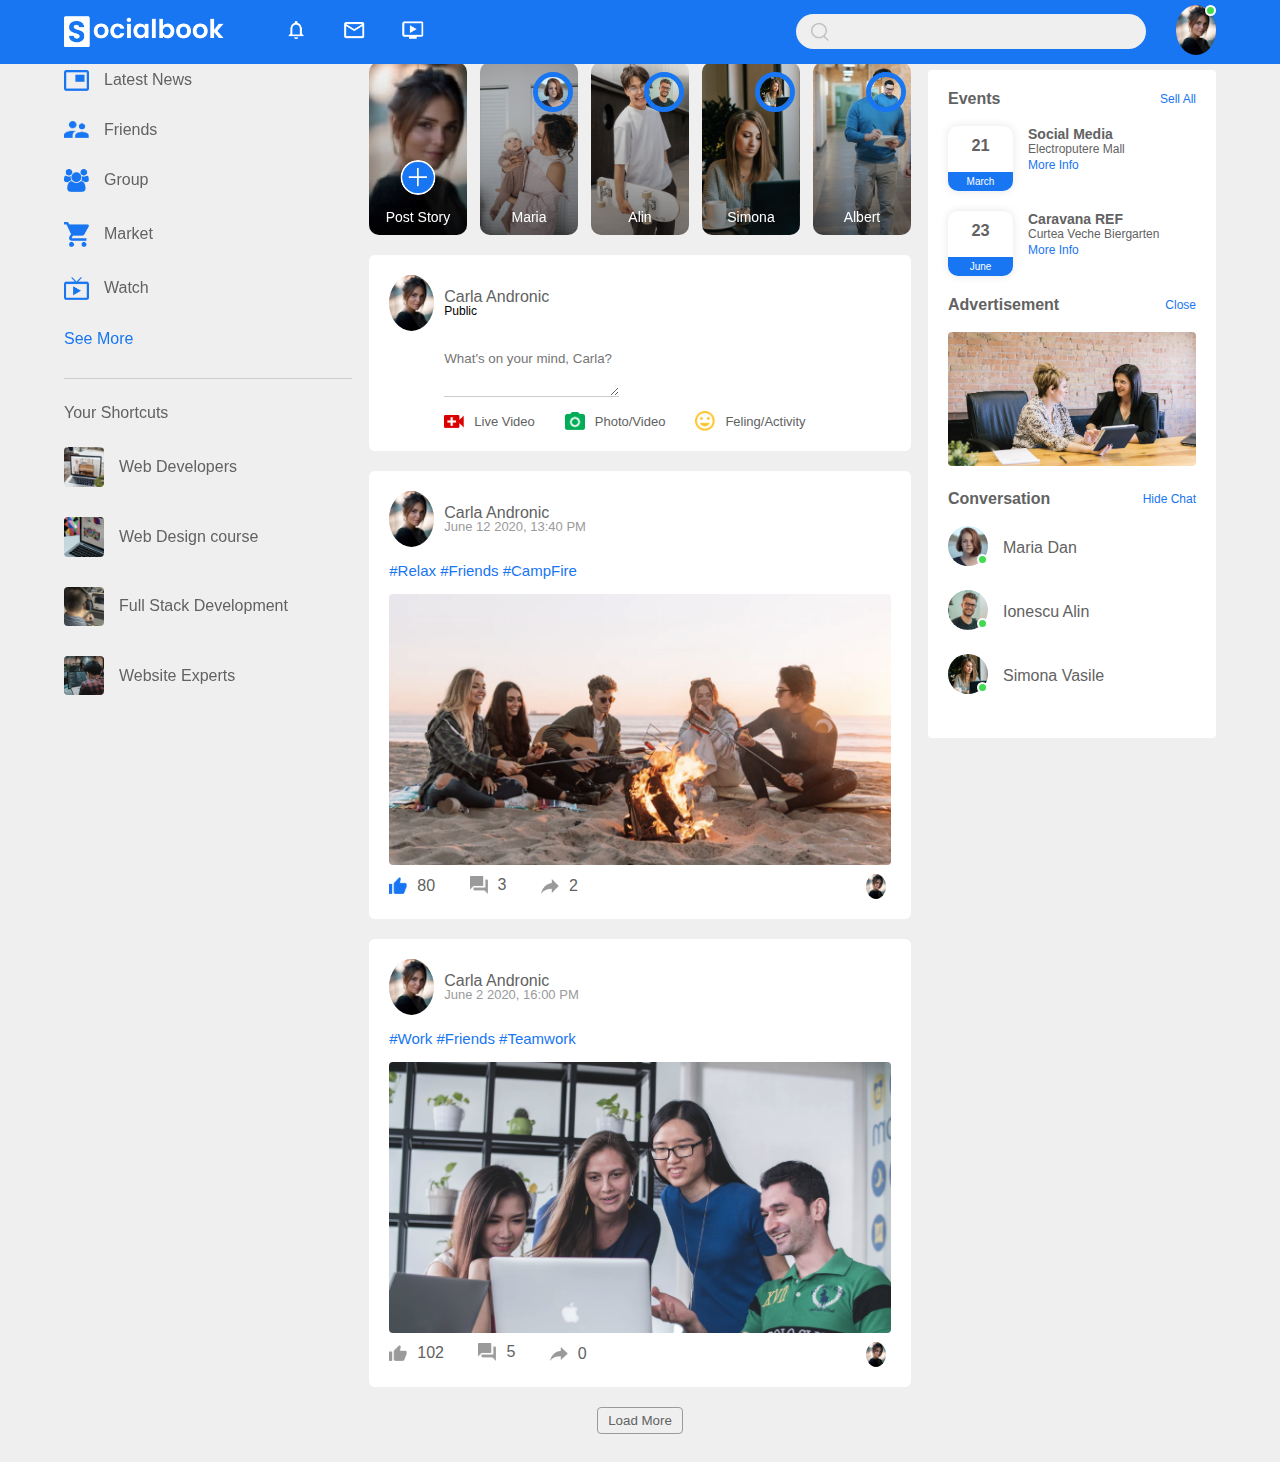
<file: index.html>
<!DOCTYPE html>
<html lang ="en">
    <head>
        <meta charset="UTF-8">
        <meta http-equiv="X-UA-Compatible" content="IE=edge">
        <meta name="viewport" content="width=device-width,initial-scale = 1.0">
        <title>SocialBook</title>
        <link rel ="stylesheet" href="style.css">
    </head>
</html>
<body>

     <nav>
         <div class="nav-left">
            <img src="images/logo2.png" class="logo">
            <ul>
               <li><img src="images/notification.png"></li>
               <li><a href="messaging.html"><img src="images/inbox.png"></a></li>
               <li><img src="images/video.png"></li>
            </ul>
         </div>

         <div class="nav-right">

            <div class="search-box">
                <img src="images/search.png">
                <input type ="text" placenholder="Search">
            </div>
     
             <div class="nav-user-icon online" onclick="settingsMenuToggle()">
                <img src="images/profile-pic.jpg">
            </div>
         </div>

            <!-------settings-menu---------->
            <div class="settings-menu">

                <div id="dark-btn">
                    <span></span>
                </div>

                <div class="settings-menu-inner">
                    <div class="user-profile">
                        <img src="images/profile-pic.jpg">
                        <div>
                        <p>Carla Andronic</p>
                        <a href="profile.html">See your profile</a>
                        </div>
                    </div>
                    <hr>
    
                    <div class="user-profile">
                        <img src="images/feedback.png">
                        <div>
                        <p>Give Feedback</p>
                        <a href="#">Help us to improve the new design</a>
                        </div>
                    </div>
                 <hr>
                 <div class="settings-links">
                   <img src="images/setting.png" class="settings-icon">
                   <a href="#">Settings & Privacy<img src="images/arrow.png"
                    width="10px"></a>
                 </div>
                 <div class="settings-links">
                    <img src="images/help.png" class="settings-icon">
                    <a href="#">Help & Support<img src="images/arrow.png"
                     width="10px"></a>
                  </div>
                  <div class="settings-links">
                    <img src="images/display.png" class="settings-icon">
                    <a href="#">Display & Accessibility<img src="images/arrow.png"
                     width="10px"></a>
                  </div>
                  <div class="settings-links">
                    <img src="images/logout.png" class="settings-icon">
                    <a href="log_in.html">Logout<img src="images/arrow.png"
                     width="10px"></a>
                  </div>

                </div>
              
            </div>

     </nav>


    <div class="container">
        <!-------left-sidebar---------->
        <div class="left-sidebar">
             <div class="imp-links">
                 <a href="#"><img src="images/news.png">Latest News</a>
                 <a href="#"><img src="images/friends.png">Friends</a>
                 <a href="#"><img src="images/group.png">Group</a>
                 <a href="#"><img src="images/marketplace.png">Market</a>
                 <a href="#"><img src="images/watch.png">Watch</a>
                 <a href="#">See More</a>
                </div>
                <div class="shortcut-links">
                    <p>Your Shortcuts </p>
                    <a href="#"><img src="images/shortcut-1.png">Web Developers</a>
                    <a href="#"><img src="images/shortcut-2.png">Web Design course</a>
                    <a href="#"><img src="images/shortcut-3.png">Full Stack Development</a>
                    <a href="#"><img src="images/shortcut-4.png">Website Experts</a>
                </div>
        </div>

          <!-------main-content---------->
        <div class="main-content">


           <div class="story-gallery">
               <div class="story story0">
                   <img src="images/upload.png">
                   <p>Post Story</p>
               </div>

               <div class="story story1">
                <img src="images/member-1.png">
                <p>Maria</p>
               </div>

               <div class="story story2">
                <img src="images/member-2.png">
                <p>Alin</p>
                </div>

               <div class="story story3">
                <img src="images/member-3.png">
                <p>Simona</p>
               </div>

              <div class="story story4">
                <img src="images/member-4.png">
                <p>Albert</p>
              </div>
            </div>

            <div class="write-post-container">

                <div class="user-profile">
                    <img src="images/profile-pic.jpg">
                    <div>
                    <p>Carla Andronic</p>
                    <small>Public</small>
                   </div>
                </div>

                <div class="post-input-container">
                    <textarea rows="3" placeholder="What's on your mind, Carla?"></textarea>
                    <div class="add-post-links">
                        <a href="#"><img src="images/live-video.png">Live Video</a>
                        <a href="#"><img src="images/photo.png">Photo/Video</a>
                        <a href="#"><img src="images/feeling.png">Feling/Activity</a>
                    </div>
               
                </div>
            </div>

                <div class="post-container">
                
                <div class="user-profile">
                    <img src="images/profile-pic.jpg">
                    <div>
                    <p>Carla Andronic</p>
                    <span>June 12 2020, 13:40 PM</span>
                   </div>
                </div>

                <p class ="post-text">
                    <a href="#">#Relax</a>
                    <a href="#">#Friends</a>
                    <a href="#">#CampFire</a>
                </p>
                <img src="images/feed-image-2.png" class="post-img">

                <div class="post-row">
                  <div class="activity-icons">
                     <div><img src="images/like-blue.png">80</div>
                     <div><img src="images/comments.png">3</div>
                     <div><img src="images/share.png">2</div>
                 </div>  

                   <div class="post-profile-icon">
                     <img src="images/profile-pic.jpg">
                   </div>
                </div>
                </div>
        

                <div class="post-container">
                
            <div class="user-profile">
                <img src="images/profile-pic.jpg">
                <div>
                <p>Carla Andronic</p>
                <span>June 2 2020, 16:00 PM</span>
               </div>
            </div>

            <p class ="post-text">
                <a href="#">#Work</a>
                <a href="#">#Friends</a>
                <a href="#">#Teamwork</a>
            </p>
            <img src="images/feed-image-1.png" class="post-img">

            <div class="post-row">
              <div class="activity-icons">
                 <div><img src="images/like.png">102</div>
                 <div><img src="images/comments.png">5</div>
                 <div><img src="images/share.png">0</div>
             </div>  

               <div class="post-profile-icon">
                 <img src="images/profile-pic.jpg">
               </div>
            </div>
                </div>


        <button type="button" class="load-more-btn">Load More</button>
    </div>


          <!-------right-sidebar---------->
        <div class="right-sidebar">

            <div class="sidebar-title">
                <h4>Events</h4>
                <a href="#">Sell All</a>
            </div>

            <div class="event">
        
                <div class="left-event">
                    <h3>21</h3>
                    <span>March</span>
                </div>

                <div class="right-event">
                    <h4>Social Media</h4>
                    <p></i>Electroputere Mall</p>
                    <a href="#">More Info</a>
                </div>
            </div>

            <div class="event">
        
                <div class="left-event">
                    <h3>23</h3>
                    <span>June</span>
                </div>

                <div class="right-event">
                    <h4>Caravana REF</h4>
                    <p></i>Curtea Veche Biergarten</p>
                    <a href="#">More Info</a>
                </div>
            </div>
            <div class="sidebar-title">
                <h4>Advertisement</h4>
               <a href="#">Close</a>
            </div>
            <img src="images/advertisement.png" class="sidebar-ads">

            <div class="sidebar-title">
                <h4>Conversation</h4>
               <a href="#">Hide Chat</a>
            </div>

            <div class="online-list">
                <div class="online">
                    <img src="images/member-1.png">
                </div>
                <p>Maria Dan </p>
            </div>

            <div class="online-list">
                <div class="online">
                    <img src="images/member-2.png">
                </div>
                <p>Ionescu Alin</p>
            </div>

            <div class="online-list">
                <div class="online">
                    <img src="images/member-3.png">
                </div>
                <p>Simona Vasile</p>
            </div>

        </div>
    </div>

 <script src="script.js"></script>   

</body>

</html>
</file>
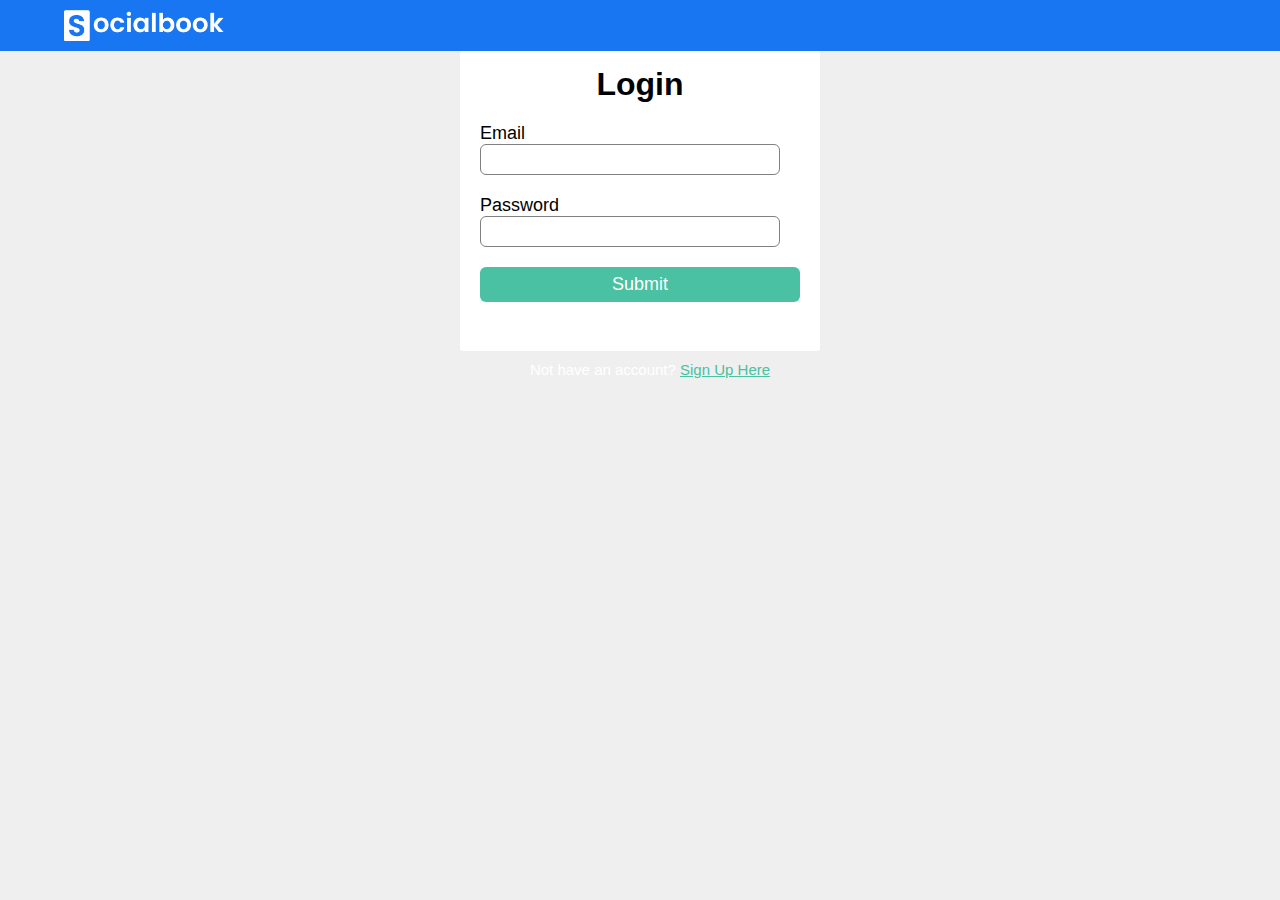
<file: log_in.html>
<!DOCTYPE html>
<html lang ="en">
<head>
    <meta charset="UTF-8">
    <meta http-equiv="X-UA-Compatible" content="IE=edge">
    <meta name="viewport" content="width=device-width,initial-scale = 1.0">
    <title>SocialBook</title>
    <link rel ="stylesheet" href="style.css">
</head>
</html>
<body>
<nav>
    <div class="nav-left">
        <img src="images/logo2.png" class="logo">
    </div>
</nav>

<div class="login-box">
    <h1>Login</h1>
    <form>
        <label>Email</label>
        <input type="email" placeholder="" />
        <label>Password</label>
        <input type="password" placeholder="" />
        <a href="index.html"><input type="button" value="Submit" /></a>
    </form>
</div>
<p class="para-2">
    Not have an account? <a href="sign_up.html">Sign Up Here</a>
</p>






</body>
</file>
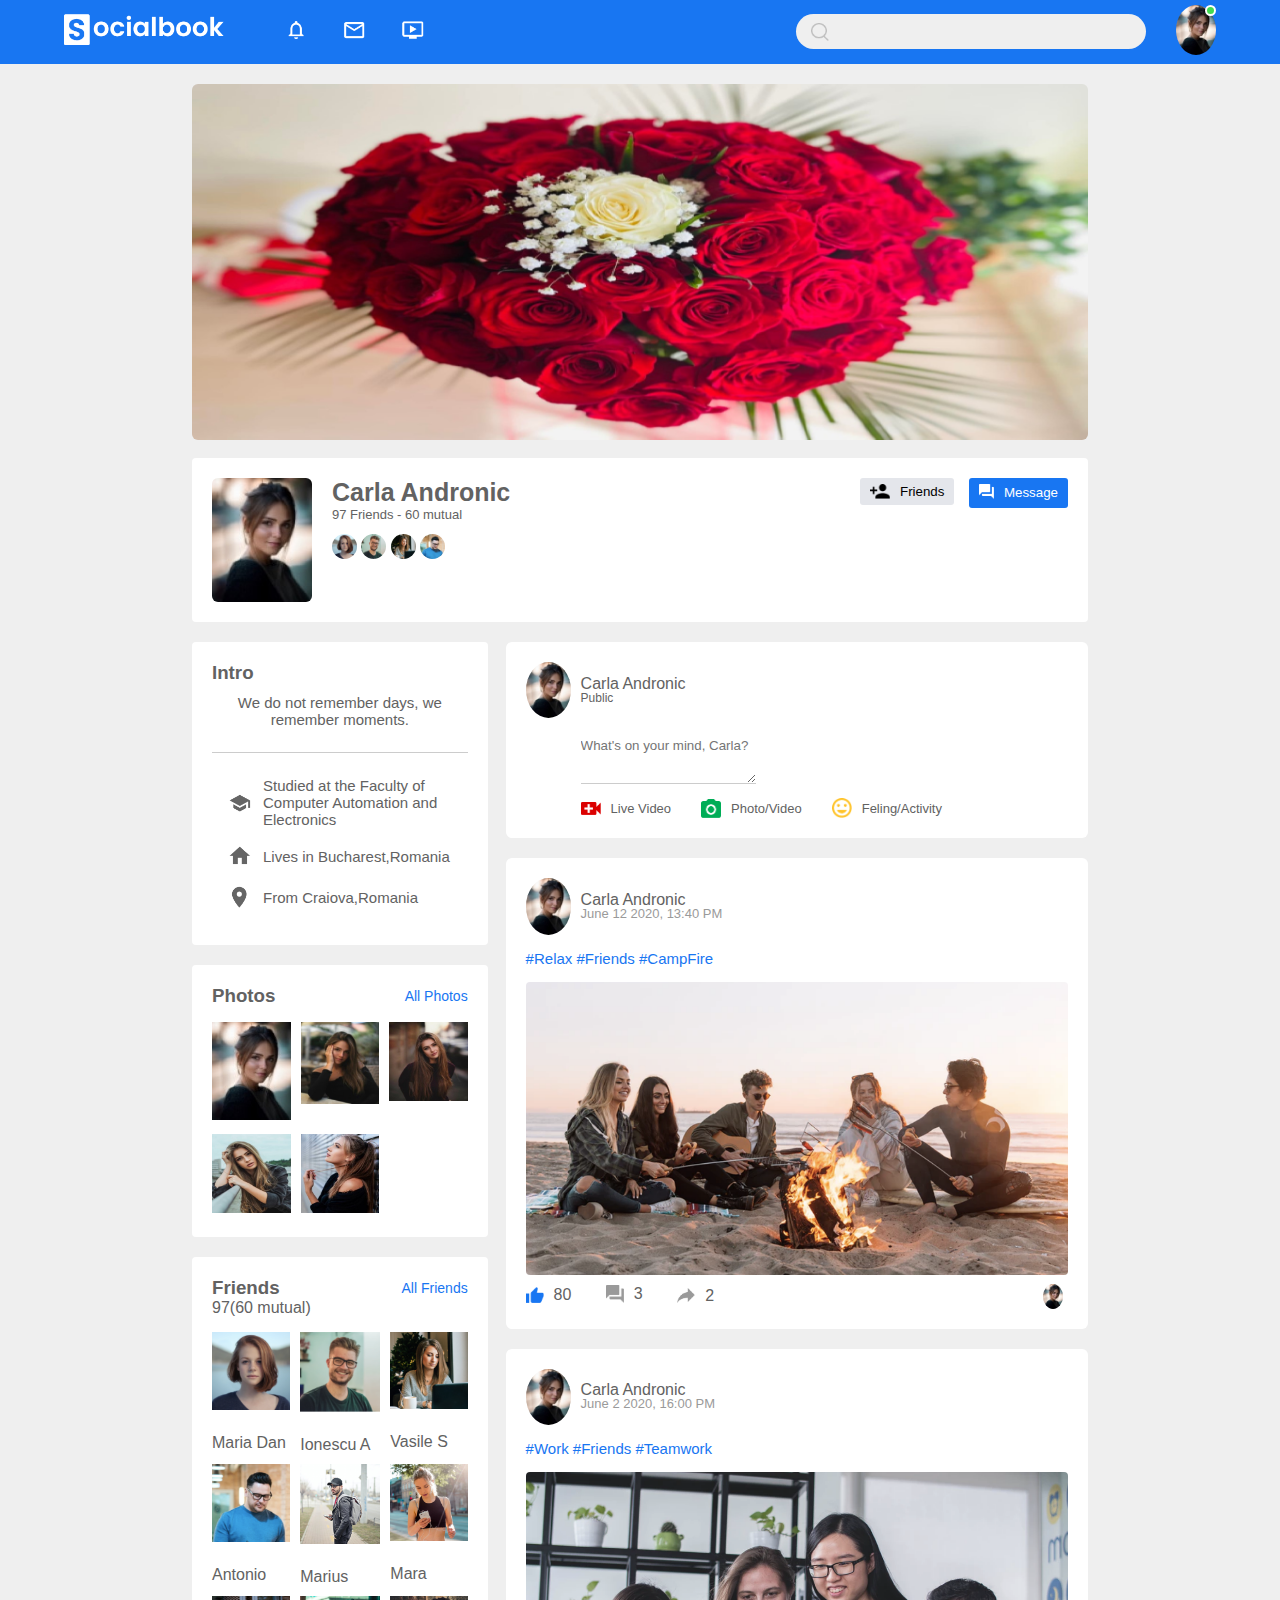
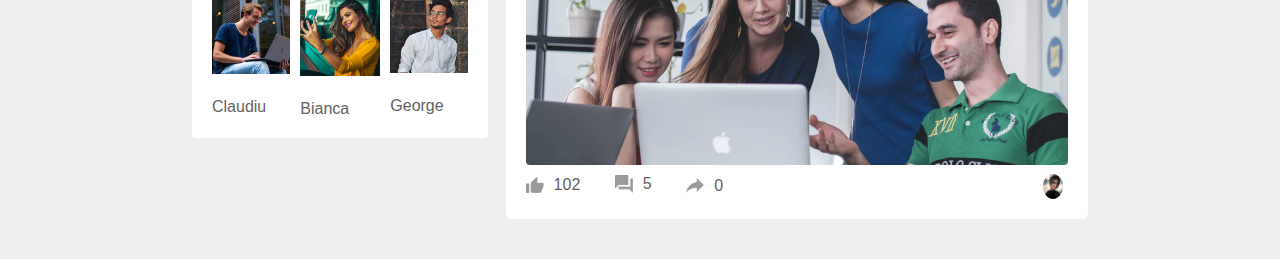
<file: profile.html>
<!DOCTYPE html>
<html lang ="en">
    <head>
        <meta charset="UTF-8">
        <meta http-equiv="X-UA-Compatible" content="IE=edge">
        <meta name="viewport" content="width=device-width,initial-scale = 1.0">
        <title>Profile page - SocialBook</title>
        <link rel ="stylesheet" href="style.css">
       
    </head>
</html>
<body>

     <nav>
         <div class="nav-left">
            <a href="index.html"><img src="images/logo2.png" class="logo"></a>
            <ul>
               <li><img src="images/notification.png"></li>
               <li><a href="messaging.html"><img src="images/inbox.png"></a></li>
               <li><img src="images/video.png"></li>
            </ul>
         </div>

         <div class="nav-right">

            <div class="search-box">
                <img src="images/search.png">
                <input type ="text" placenholder="Search">
            </div>
     
             <div class="nav-user-icon online" onclick="settingsMenuToggle()">
                <img src="images/profile-pic.jpg">
            </div>
         </div>

            <!-------settings-menu---------->
            <div class="settings-menu">

                <div id="dark-btn">
                    <span></span>
                </div>

                <div class="settings-menu-inner">
                    <div class="user-profile">
                        <img src="images/profile-pic.jpg">
                        <div>
                        <p>Carla Andronic</p>
                        <a href="#">See your profile</a>
                        </div>
                    </div>
                    <hr>
    
                    <div class="user-profile">
                        <img src="images/feedback.png">
                        <div>
                        <p>Give Feedback</p>
                        <a href="#">Help us to improve the new design</a>
                        </div>
                    </div>
                 <hr>
                 <div class="settings-links">
                   <img src="images/setting.png" class="settings-icon">
                   <a href="#">Settings & Privacy<img src="images/arrow.png"
                    width="10px"></a>
                 </div>
                 <div class="settings-links">
                    <img src="images/help.png" class="settings-icon">
                    <a href="#">Help & Support<img src="images/arrow.png"
                     width="10px"></a>
                  </div>
                  <div class="settings-links">
                    <img src="images/display.png" class="settings-icon">
                    <a href="#">Display & Accessibility<img src="images/arrow.png"
                     width="10px"></a>
                  </div>
                  <div class="settings-links">
                    <img src="images/logout.png" class="settings-icon">
                    <a href="#">Logout<img src="images/arrow.png"
                     width="10px"></a>
                  </div>

                </div>
              
            </div>

     </nav>

     <!----profile page---->
        <div class="profile-container">
            <img src="images/cover.jpg" class="cover-img">
            <div class="profile-details">
                <div class="pd-left">
                <div class="pd-row">
                    <img src="images/profile-pic.jpg" class="pd-image">
                    <div>
                        <h3>Carla Andronic</h3>
                        <p>97 Friends - 60 mutual</p>
                        <img src="images/member-1.png">
                        <img src="images/member-2.png">
                        <img src="images/member-3.png">
                        <img src="images/member-4.png">

                    </div>
                </div>
                </div>
            <div class="pd-right">
                <button type ="button"><img src="images/add-friends.png">Friends</button>
                <button type ="button"> <a href="messaging.html"><img src="images/message.png"></a>Message</button>

            </div>
            </div>

            <div class="profile-info">
                <div class="info-col">
                   <div class="profile-intro">
                       <h3>Intro</h3>
                       <p class="intro-text">We do not remember days, we remember moments.</p>
                       <hr>
                       <ul>
                           <li><img src="images/profile-study.png">Studied at the Faculty of Computer Automation and Electronics</li>
                           <li><img src="images/profile-home.png">Lives in Bucharest,Romania</li>
                           <li><img src="images/profile-location.png">From Craiova,Romania</li>
                       </ul>
                   </div>

                   <div class="profile-intro">
                       <div class="title-box">
                           <h3>Photos</h3>
                           <a href="">All Photos</a>
                       </div>

                       <div class="photo-box">
                            <div><img src="images/profile-pic.jpg"></div>
                            <div><img src="images/photo1.jpg"></div>
                            <div><img src="images/photo2.jpg"></div>
                            <div><img src="images/photo3.jpg"></div>
                            <div><img src="images/photo4.jpg"></div>

                       </div>
                   </div>


                   <div class="profile-intro">
                    <div class="title-box">
                        <h3>Friends</h3>
                        <a href="">All Friends</a>
                    </div>
                    <p>97(60 mutual)</p>
                    <div class="friends-box">
                         <div><img src="images/member-1.png">Maria Dan</div>
                         <div><img src="images/member-2.png">Ionescu A</div>
                         <div><img src="images/member-3.png">Vasile S</div>
                         <div><img src="images/member-4.png">Antonio</div>
                         <div><img src="images/member-5.png">Marius</div>
                         <div><img src="images/member-6.png">Mara</div>
                         <div><img src="images/member-7.png">Claudiu</div>
                         <div><img src="images/member-8.png">Bianca</div>
                         <div><img src="images/member-9.png">George</div>

                    </div>
                </div>
                </div>

                <div class="post-col">
                    <div class="write-post-container">

                        <div class="user-profile">
                            <img src="images/profile-pic.jpg">
                            <div>
                            <p>Carla Andronic</p>
                            <small>Public</small>
                           </div>
                        </div>
        
                        <div class="post-input-container">
                            <textarea rows="3" placeholder="What's on your mind, Carla?"></textarea>
                            <div class="add-post-links">
                                <a href="#"><img src="images/live-video.png">Live Video</a>
                                <a href="#"><img src="images/photo.png">Photo/Video</a>
                                <a href="#"><img src="images/feeling.png">Feling/Activity</a>
                            </div>
                       
                        </div>
                    </div>

                    <div class="post-container">
                
                        <div class="user-profile">
                            <img src="images/profile-pic.jpg">
                            <div>
                            <p>Carla Andronic</p>
                            <span>June 12 2020, 13:40 PM</span>
                           </div>
                        </div>
        
                        <p class ="post-text">
                            <a href="#">#Relax</a>
                            <a href="#">#Friends</a>
                            <a href="#">#CampFire</a>
                        </p>
                        <img src="images/feed-image-2.png" class="post-img">
        
                        <div class="post-row">
                          <div class="activity-icons">
                             <div><img src="images/like-blue.png">80</div>
                             <div><img src="images/comments.png">3</div>
                             <div><img src="images/share.png">2</div>
                         </div>  
        
                           <div class="post-profile-icon">
                             <img src="images/profile-pic.jpg">
                           </div>
                        </div>
                        </div>
                
        
                        <div class="post-container">
                        
                    <div class="user-profile">
                        <img src="images/profile-pic.jpg">
                        <div>
                        <p>Carla Andronic</p>
                        <span>June 2 2020, 16:00 PM</span>
                       </div>
                    </div>
        
                    <p class ="post-text">
                        <a href="#">#Work</a>
                        <a href="#">#Friends</a>
                        <a href="#">#Teamwork</a>
                    </p>
                    <img src="images/feed-image-1.png" class="post-img">
        
                    <div class="post-row">
                      <div class="activity-icons">
                         <div><img src="images/like.png">102</div>
                         <div><img src="images/comments.png">5</div>
                         <div><img src="images/share.png">0</div>
                     </div>  
        
                       <div class="post-profile-icon">
                         <img src="images/profile-pic.jpg">
                       </div>
                    </div>
                        </div>
                </div>
            </div>


        </div>


 <script src="script.js"></script>   

</body>

</html>
</file>
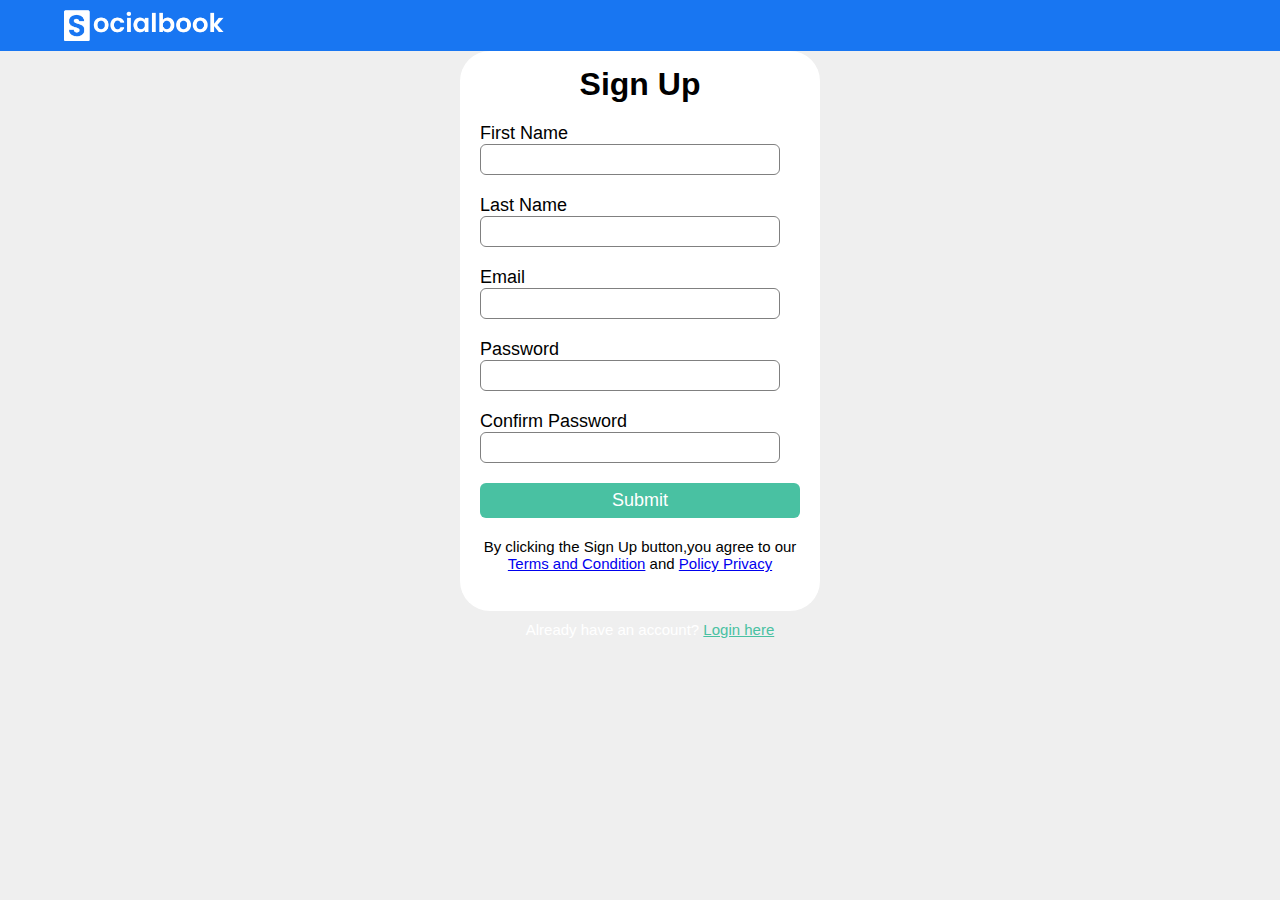
<file: sign_up.html>
<!DOCTYPE html>
<html lang ="en">
<head>
    <meta charset="UTF-8">
    <meta http-equiv="X-UA-Compatible" content="IE=edge">
    <meta name="viewport" content="width=device-width,initial-scale = 1.0">
    <title>SocialBook</title>
    <link rel ="stylesheet" href="style.css">
</head>
</html>
<body>
<nav>
    <div class="nav-left">
        <img src="images/logo2.png" class="logo">
    </div>
</nav>

<div class="signup-box">
    <h1>Sign Up</h1>
    <form>
        <label>First Name</label>
        <input type="text" placeholder="" />
        <label>Last Name</label>
        <input type="text" placeholder="" />
        <label>Email</label>
        <input type="email" placeholder="" />
        <label>Password</label>
        <input type="password" placeholder="" />
        <label>Confirm Password</label>
        <input type="password" placeholder="" />
        <input type="button" value="Submit"/>
    </form>
    <p>
        By clicking the Sign Up button,you agree to our <br />
        <a href="#">Terms and Condition</a> and <a href="#">Policy Privacy</a>
    </p>
</div>
<p class="para-2">
    Already have an account? <a href="log_in.html">Login here</a>
</p>




</body>
</file>
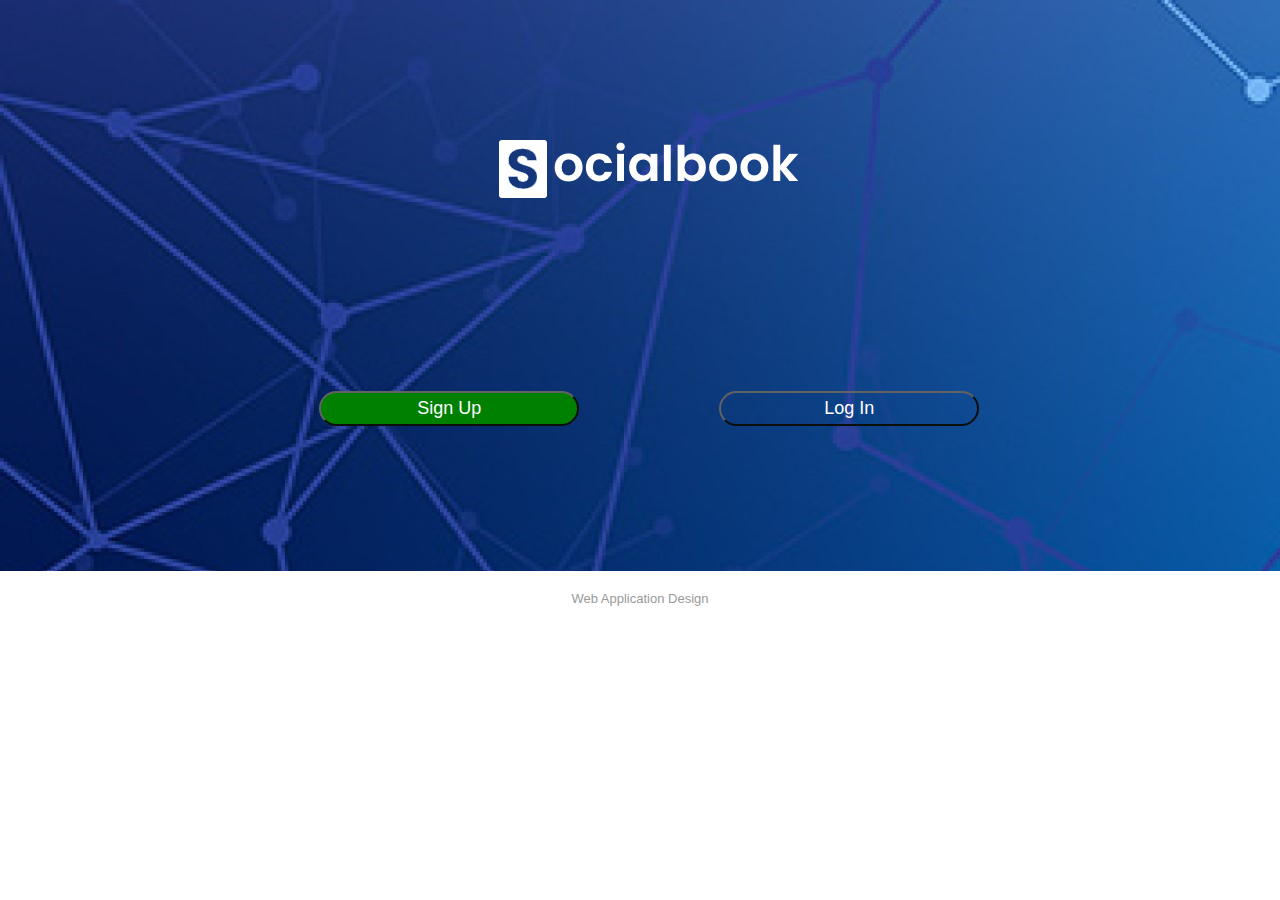
<file: start_page.html>
<!DOCTYPE html>
<html lang ="en">
    <head>
        <meta charset="UTF-8">
        <meta http-equiv="X-UA-Compatible" content="IE=edge">
        <meta name="viewport" content="width=device-width,initial-scale = 1.0">
        <title>StartPage - SocialBook</title>
        <link rel ="stylesheet" href="style1.css">
       
    </head>
</html>
<body>

       <div class="start">
       <nav>
             <img src="images/logo2.png" class="logo-start">
             <a href="sign_up.html"><input type="button" value="Sign Up"/></a>
           <div class="button1">
               <a href="log_in.html"><input type="button" value="Log In"/></a>
           </div>
       </nav>

           <p>Web Application Design</p>
    </div>
</body>
</file>
<file: style.css>
*{
     margin:0;
     padding: 0;
     font-family: 'poppins',sans-serif;
     box-sizing: border-box;
 }

:root{
--body-color:#efefef;
--nav-color:#1876f2;
--bg-color: #fff;
}

.dark-theme{
    --body-color:#0a0a0a;
    --nav-color:#000;
    --bg-color:#000;
}


 body{
     background:var(--body-color);
     transition: background 0.3s;
 }  
 
 
 nav{
     display: flex;
     align-items: center;
     justify-content: space-between;
     background: var(--nav-color) ;
     padding: 5px 5%;
     position: sticky;
     top: 0;
     z-index: 100;

 }
 .logo{
     width: 160px;
     margin-right: 45px;

 }
 .nav-left,.nav-right{
     display: flex;
     align-items: center;

 }
 .nav-left ul li{
     list-style: none;
     display: inline-block;

 }
 .nav-left ul li img{
     width: 24px;
     margin: 0 15px;
 }
 .nav-user-icon img{
     width: 40px;
     border-radius: 50%;
     cursor: pointer;
 }
 .nav-user-icon{
     margin-left: 30px;
 }

 .search-box{
     background: #efefef;
     width: 350px;
     border-radius: 20px;
     display: flex;
     align-items: center;
     padding: 0 15px;
 }

 .search-box img{
     width: 18px;
 }

 .search-box input{
     width: 100%;
     background: transparent;
     padding: 10px;
     outline: none;
     border: 0;

 }

 .online{
     position: relative;
 }

 .online::after{
 content: '';
 width: 7px;
 height: 7px;
 border: 2px solid #fff;
 border-radius: 50%;
 background: #41db51;
 position: absolute;
 top: 0;
 right: 0;
 }


 .container{
     display: flex;

     justify-content: space-between;
     padding: 13px 5%;

 }

 .left-sidebar{
    flex-basis: 25%;
    position: sticky;
    top: 70px;
    align-self: flex-start;
  
 }

 .right-sidebar{
    flex-basis: 25%;
    position: sticky;
    top: 70px;
    align-self: flex-start;
    background:var(--bg-color);
    padding: 20px;
    border-radius: 4px;
    color: #626262;
 }

 .main-content{
     flex-basis: 47%;
 }

 .imp-links a,.shortcut-links a{
     text-decoration: none;
     display: flex;
     align-items: center;
     margin-bottom: 30px;
     color:#626262;
     width: fit-content ;

 }

 .imp-links a img{
     width: 25px;
     margin-right:15px;
 }

.imp-links a:last-child{
     color: #1876f2;
     

 }

.imp-links{
     border-bottom: 1px solid #cccccc;
 }

.shortcut-links a img{
     width: 40px;
     border-radius: 4px;
     margin-right: 15px;
 }

.shortcut-links p{
     margin: 25px 0;
     color: #626262;
     font-weight: 500;
 }

.sidebar-title{
     display: flex;
     align-items: center;
     justify-content: space-between;
     margin-bottom: 18px;

 }

.sidebar-title h4{
     font-weight: 600;
     font-size: 16px;

 }


.sidebar-title a{
     text-decoration: none;
     color:#1876f2 ;
    font-size: 12px;
    }

.event{
        display: flex;
        font-size: 14px;
        margin-bottom: 20px;
    }

.left-event{
        border-radius: 10px;
        height: 65px;
        width: 65px;
        margin-right: 15px;
        padding-top: 10px;
        text-align: center;
        position: relative;
        overflow: hidden;
        box-shadow: 0 0 10px rgba(0, 0, 0, 0.1);
    }

.event p{
        font-size: 12px;
        
    }

.event a{
        font-size: 12px;
        text-decoration: none;
        color: #1876f2;
    }

.left-event span{
    position: absolute;
    bottom: 0;
    left: 0;
    width: 100%;
    background: #1876f2;
    color: #fff;
    font-size: 10px;
    padding: 4px 0;

}

.sidebar-ads{
    width: 100%;
    margin-bottom:20px;
    border-radius: 4px;
}

.online-list{
    display: flex;
    align-items: center;
    margin-bottom: 20px;
}
.online-list .online img{
    width: 40px;
    border-radius: 50%;

}

.online-list .online{
    width: 40px;
    border-radius: 50%;
    margin-right: 15px;
}

.online-list .online::after{
    top: unset;
    bottom: 5px;
}

.story-gallery{
    display:flex;
    justify-content: space-between;
    margin-bottom: 20px;
}

.story{
    flex-basis: 18%;
    padding-top: 32%;
    position: relative;
    background-position: center;
    background-size: cover;
    border-radius: 10px;

}

.story img{

    position: absolute;
    width: 40px;
    border-radius: 50%;
    top: 10px;
    right: 5px;
    border: 5px solid #1876f2;

}

.story p {
    position: absolute;
    bottom:10px;
    width: 100%;
    text-align: center;
    color: #fff;
    font-size:14px ;
}

.story0{
    background-image:linear-gradient(transparent,rgba(0,0,0,0.5)), url(images/profile-pic.jpg);
}

.story1{
    background-image:linear-gradient(transparent,rgba(0,0,0,0.5)), url(images/status-2.png);
}

.story2{
    background-image:linear-gradient(transparent,rgba(0,0,0,0.5)), url(images/status-3.png);
}

.story3{
    background-image:linear-gradient(transparent,rgba(0,0,0,0.5)), url(images/status-4.png);
}

.story4{
    background-image:linear-gradient(transparent,rgba(0,0,0,0.5)), url(images/status-5.png);
}

.story.story0 img{
    top:unset;
    left: 50%;
    bottom: 40px;
    transform: translateX(-50%);
    border: 0;
    width: 35px;
    
}

.write-post-container{
width: 100;
background:var(--bg-color);
border-radius: 6px;
padding: 20px;
columns: #626262;
}

.user-profile{
    display: flex;
    align-items: center;

}

.user-profile img{
    width: 45px;
    border-radius:50% ;
    margin-right: 10px;
}

.user-profile p{

    margin-bottom: -5px;
    font-weight: 500;
    color: #626262;
}
 
.user-profile small{
    font-size: 12px;
}

.post-input-container{
    padding-left: 55px;
    padding-top: 20px;

}

.post-input-container textarea{ 
    width: 100;
    border: 0;
    outline: 0;
    border-bottom: 1px solid #ccc;
    background: transparent;
    resize: node;

}

.add-post-links{
    display: flex;
    margin-top: 10px;

}

.add-post-links a{
    text-decoration: none;
    display: flex;
    align-items: center;
    color: #626262;
    margin-right: 30px;
    font-size: 13px;
}

.add-post-links a img{
    width: 20px;
    margin-right: 10px;

}

.post-container{
    width: 100%;
    background: var(--bg-color);
    border-radius: 6px;
    padding: 20px;
    color: #626262;
    margin: 20px 0;
}

.user-profile span{
    font-size: 13px;
    color: #9a9a9a;
}

.post-text{
    color: #9a9a9a;
    margin: 15px 0;
    font-size: 15px;
}

.post-text a{
    color: #1876f2;
    text-decoration: none;
}

.post-img{
    width: 100%;
    border-radius: 4px;
    margin-bottom: 5px;
}


.post-row{
    display: flex;
    align-items: center;
    justify-content: space-between;
}

.activity-icons div img{
    width: 18px;
    margin-right: 10px;
}

.activity-icons div{
    display: inline-flex;
    align-items: center;
    margin-right: 30px;

}

.post-profile-icon{
    display: flex;
    align-items: center;

}

.post-profile-icon img{
    width: 20px;
    border-radius: 50%;
    margin-right: 5px;
}

.load-more-btn{
    display: block;
    margin: auto;
    cursor: pointer;
    padding: 5px 10px;
    border: 1px solid #9a9a9a;
    color: #626262;
    background: transparent;
    border-radius: 4px;
}

.settings-menu{
    position: absolute;
    width: 90%;
    max-width: 350px;
    background: #fff;
    box-shadow: 0 0 10px rgba(0, 0, 0, 0.4);
    border-radius: 4px;
    overflow: hidden;
    top: 108%;
    right: 5%;
    max-height: 0;
    transition: max-height 0.3s;
}

.settings-menu-height{
 max-height: 450px;   
}

.user-profile a{
    font-size: 12px;
    color: #1876f2;
    text-decoration: none;
}

.settings-menu-inner{
 padding: 20px;   
}

.settings-menu hr{
    border: 0;
    height: 1px;
    background: #9a9a9a;
    margin: 15px 0;
}

.settings-links{
    display: flex;
    align-items: center;
    margin: 15px 0;
}

.settings-links .settings-icon{
    width: 38px;
    margin-right: 10px;
    border-radius: 50%;

}

.settings-links a{
    display: flex;
    flex: 1;
    align-items:center;
    justify-content: space-between;
    text-decoration: none;
    color: #626262;

}

#dark-btn{
    position: absolute;
    top: 20px;
    right: 20px;
    background: #ccc;
    width: 45px;
    border-radius: 15px;
    padding: 2px 3px;
    cursor: pointer;
    display: flex;
    transition: padding-left 0.5s, background 0.5s;
}

#dark-btn span{
    width: 18px;
    height: 18px;
    background: #fff;
    border-radius: 50%;
    display: inline-block;
}

#dark-btn.dark-btn-on{
    padding-left: 23px;
    background: #0a0a0a;

}

                                      /*----------------- profile page --------------------*/

.profile-container{
    padding: 20px 15%;
    color: #626262;

}

.cover-img{
    width: 100%;
    border-radius: 6px;
    margin-bottom: 14px;
}

.profile-details{
    background:var(--bg-color);
    padding: 20px;
    border-radius: 4px;
    display: flex;
    align-items: flex-start;
    justify-content: space-between;
}

.pd-row{
    display: flex;
    align-items: flex-start;
}

.pd-image{
    width: 100px;
    margin-right:20px; 
    border-radius: 6px;
}

.pd-row div h3{
    font-size: 25px;
    font-weight: 600;

}

.pd-row div p{
    font-size: 13px;
}

.pd-row div img{
    width: 25px;
    border-radius: 50%;
    margin-top: 12px;
}


.pd-right button{
    background: #1876f2;
    border: 0;
    outline: 0;
    padding: 6px 10px;
    display: inline-flex;
    align-items: center;
    color: #fff;
    border-radius: 3px;
    margin-left: 10px;
    cursor: pointer;
}

.pd-right button img{
    height: 15px;
    margin-right: 10px;
}

.pd-right button:first-child{
    background: #e4e6eb;
    color: #000;
}

.profile-info{
    display: flex;
    align-self: flex-start;
    justify-content: space-between;
    margin-top: 20px;
}

.info-col{
    flex-basis: 33%;
}

.post-col{
    flex-basis:65%;
}

.profile-intro{
    background: var(--bg-color);
    padding: 20px;
    margin-bottom: 20px;
    border-radius: 4px;
}

.profile-intro h3{
    font-weight: 600;
}

.intro-text{
    text-align: center;
    margin: 10px 0;
    font-size: 15px;
}

.profile-intro hr{
    border: 0;
    height: 1px;
    background: #cccccc;
    margin: 24px 0;
}

.profile-intro ul li{
    list-style: none;
    font-size: 15px;
    margin: 15px;
    display: flex;
    align-items: center;
}

.profile-intro ul li img{
    width: 26px;
    margin-right: 10px;
}

.title-box{
    display: flex;
    align-items: center;
    justify-content: space-between;
}

.title-box a{
    text-decoration: none;
    color: #1876f2;
    font-size: 14px;

}

.photo-box{
    display: grid;
    grid-template-columns: repeat(3,auto);
    grid-gap:10px;
    margin-top: 15px;
}

.photo-box div img{
    width: 100%;
    cursor: pointer;
}


.friends-box{
    display: grid;
    grid-template-columns: repeat(3,auto);
    grid-gap:10px;
    margin-top: 15px;

}

.friends-box div img{
    width: 100%;
    cursor: pointer;
    padding-bottom: 20px;
}

.friends-box div{
    position: relative;
}

.friends-box p{
    position: absolute;
    bottom: 0;
    left:0;
}
/*--------- SignUp - LogIn-------------*/


 .signup-box {
     width: 360px;
     height: 560px;
     margin: auto;
     background-color: white;
     border-radius: 30px;
 }

 .signup-box.login-box {
     width: 360px;
     height: 280px;
     margin: auto;
     border-radius: 30px;
     background-color: white;
 }

 .signup-box h1 {
     text-align: center;
     padding-top: 15px;
 }



 .signup-box form {
     width: 300px;
     margin-left: 20px;
 }

 .signup-box form label {
     display: flex;
     margin-top: 20px;
     font-size: 18px;
 }

 .signup-box form input {
     width: 100%;
     padding: 7px;
     border: none;
     border: 1px solid gray;
     border-radius: 6px;
     outline: none;
 }
 .signup-box input[type="button"] {
     width: 320px;
     height: 35px;
     margin-top: 20px;
     border: none;
     background-color: #49c1a2;
     color: white;
     font-size: 18px;
 }
 .signup-box p {
     text-align: center;
     padding-top: 20px;
     font-size: 15px;
 }

 .login-box{
     width: 360px;
     height: 300px;
     margin: auto;
     background-color: white;
     border-radius: 3px;
 }

 .signup-box.login-box {
     width: 360px;
     height: 280px;
     margin: auto;
     border-radius: 30px;
     background-color: white;
 }

 .login-box h1 {
     text-align: center;
     padding-top: 15px;
 }



 .login-box form {
     width: 300px;
     margin-left: 20px;
 }

 .login-box form label {
     display: flex;
     margin-top: 20px;
     font-size: 18px;
 }

 .login-box form input {
     width: 100%;
     padding: 7px;
     border: none;
     border: 1px solid gray;
     border-radius: 6px;
     outline: none;
 }
 .login-box input[type="button"] {
     width: 320px;
     height: 35px;
     margin-top: 20px;
     border: none;
     background-color: #49c1a2;
     color: white;
     font-size: 18px;
 }
 .login-box p {
     text-align: center;
     padding-top: 20px;
     font-size: 15px;
 }
 .para-2 {
     text-align: center;
     color: white;
     font-size: 15px;
     margin-top: -10px;
     position: relative;
     top:20px;
     left: 10px;
 }
 .para-2 a {
     color: #49c1a2;
 }


                           /*------- Messaging-----*/

 .container
 {
     max-width:2870px;
     margin: auto;

     position: relative;
     top:-15px;
 }
 img
 {
     max-width:100%;
 }
 .inbox_people {
     background: #f8f8f8 none repeat scroll 0 0;
     float: left;
     overflow: hidden;
     width: 40%; border-right:1px solid #c4c4c4;
 }
 .inbox_msg {
     border: 1px solid #c4c4c4;
     clear: both;
     overflow: hidden;
 }
 .top_spac{ margin: 20px 0 0;}


 .recent_heading {float: left; width:40%;}
 .srch_bar {
     display: inline-block;
     text-align: right;
     width: 60%;
 }
 .headind_srch{ padding:10px 29px 10px 20px; overflow:hidden; border-bottom:1px solid #c4c4c4;}

 .recent_heading h4 {
     color: #05728f;
     font-size: 21px;
     margin: auto;
 }
 .srch_bar input{
     border:1px solid #cdcdcd; border-width:0 0 1px 0; width:80%; padding:2px 0 4px 6px; background:none;
 }


 .srch_bar .input-group-addon button {
     background: rgba(0, 0, 0, 0) none repeat scroll 0 0;
     border: medium none;
     padding: 0;
     color: #707070;
     font-size: 18px;
 }
 .srch_bar .input-group-addon { margin: 0 0 0 -27px;}

 .chat_ib h5{ font-size:15px; color:#464646; margin:0 0 8px 0;}
 .chat_ib h5 span{ font-size:13px; float:right;}
 .chat_ib p{ font-size:14px; color:#989898; margin:auto}
 .chat_img {
     float: left;
     width: 11%;
 }
 .chat_ib {
     float: left;
     padding: 0 0 0 15px;
     width: 88%;
 }

 .chat_people{ overflow:hidden; clear:both;}
 .chat_list {
     border-bottom: 1px solid #c4c4c4;
     margin: 0;
     padding: 18px 16px 10px;
 }
 .inbox_chat { height: 550px; overflow-y: scroll;}

 .active_chat{ background:#ebebeb;}

 .incoming_msg_img {
     display: inline-block;
     width: 6%;
 }
 .received_msg {
     display: inline-block;
     padding: 0 0 0 10px;
     vertical-align: top;
     width: 92%;
 }
 .received_withd_msg p {
     background: #ebebeb none repeat scroll 0 0;
     border-radius: 3px;
     color: #646464;
     font-size: 14px;
     margin: 0;
     padding: 5px 10px 5px 12px;
     width: 100%;
 }
 .time_date {
     color: #747474;
     display: block;
     font-size: 12px;
     margin: 8px 0 0;
 }
 .received_withd_msg { width: 57%;}
 .mesgs {
     float: left;
     padding: 30px 15px 0 25px;
     width: 60%;
 }

 .sent_msg p {
     background: #05728f none repeat scroll 0 0;
     border-radius: 3px;
     font-size: 14px;
     margin: 0; color:#fff;
     padding: 5px 10px 5px 12px;
     width:100%;
 }
 .outgoing_msg{ overflow:hidden; margin:26px 0 26px;}
 .sent_msg {
     float: right;
     width: 46%;
 }
 .input_msg_write input {
     background: rgba(0, 0, 0, 0) none repeat scroll 0 0;
     border: medium none;
     color: #4c4c4c;
     font-size: 15px;
     min-height: 48px;
     width: 100%;
 }

 .type_msg {border-top: 1px solid #c4c4c4;position: relative;}
 .msg_send_btn {
     background: #05728f none repeat scroll 0 0;
     border: medium none;
     border-radius: 50%;
     color: #fff;
     cursor: pointer;
     font-size: 10px;
     height: 33px;
     position: absolute;
     right: 0;
     top: 11px;
     width: 33px;
 }
 .messaging
 { padding: 0 0 50px 0;
 }
 .msg_history {
     height: 516px;
     overflow-y: auto;
 }

 .text-subsol{
     text-align: center;
     font-size: 13px;
     font-family: 'poppins', sans-serif;
     color: #9a9a9a;
 }
</file>
<file: style1.css>
/*--------------PageStart-----------------*/
  *{
    margin:0;
    padding: 0;
    font-family: 'poppins',sans-serif;
}

body{
    background:#ffffff;
   
}  

  nav{
      width: 338px;
    display: block;
    align-items: center;
    justify-content: space-between;
    background: url("images/background1.jpg") ;
    padding: 190px 39%;
      position: relative;
      left: 0px;
      top:0px
}
.logo-start{
    width: 300px;
    margin-right: 145px;
    align-items: center;
    position: relative;
    top :-60px;
    left:0px;

}
  .start input[type="button"] {
      width: 260px;
      height: 35px;
      position: relative;
      left: -180px;
      top:100px;
      margin-top: 20px;
      border-color: #626262;
      background-color: green;
      color: white;
      font-size: 18px;
      border-radius: 30px;
  }

  .button1 input[type="button"] {
      width: 260px;
      height: 35px;
      border-color: #626262;
      position: relative;
      left: 220px;
      top: 45px;
      margin-top: 20px;
      cursor: pointer;
      background-color: transparent;
      color: white;
      font-size: 18px;
  }

  .start p{
      text-align: center;
      padding-top: 20px;
      font-size: 13px;
      font-family: 'poppins', sans-serif;
      color: #9a9a9a;
  }
</file>
